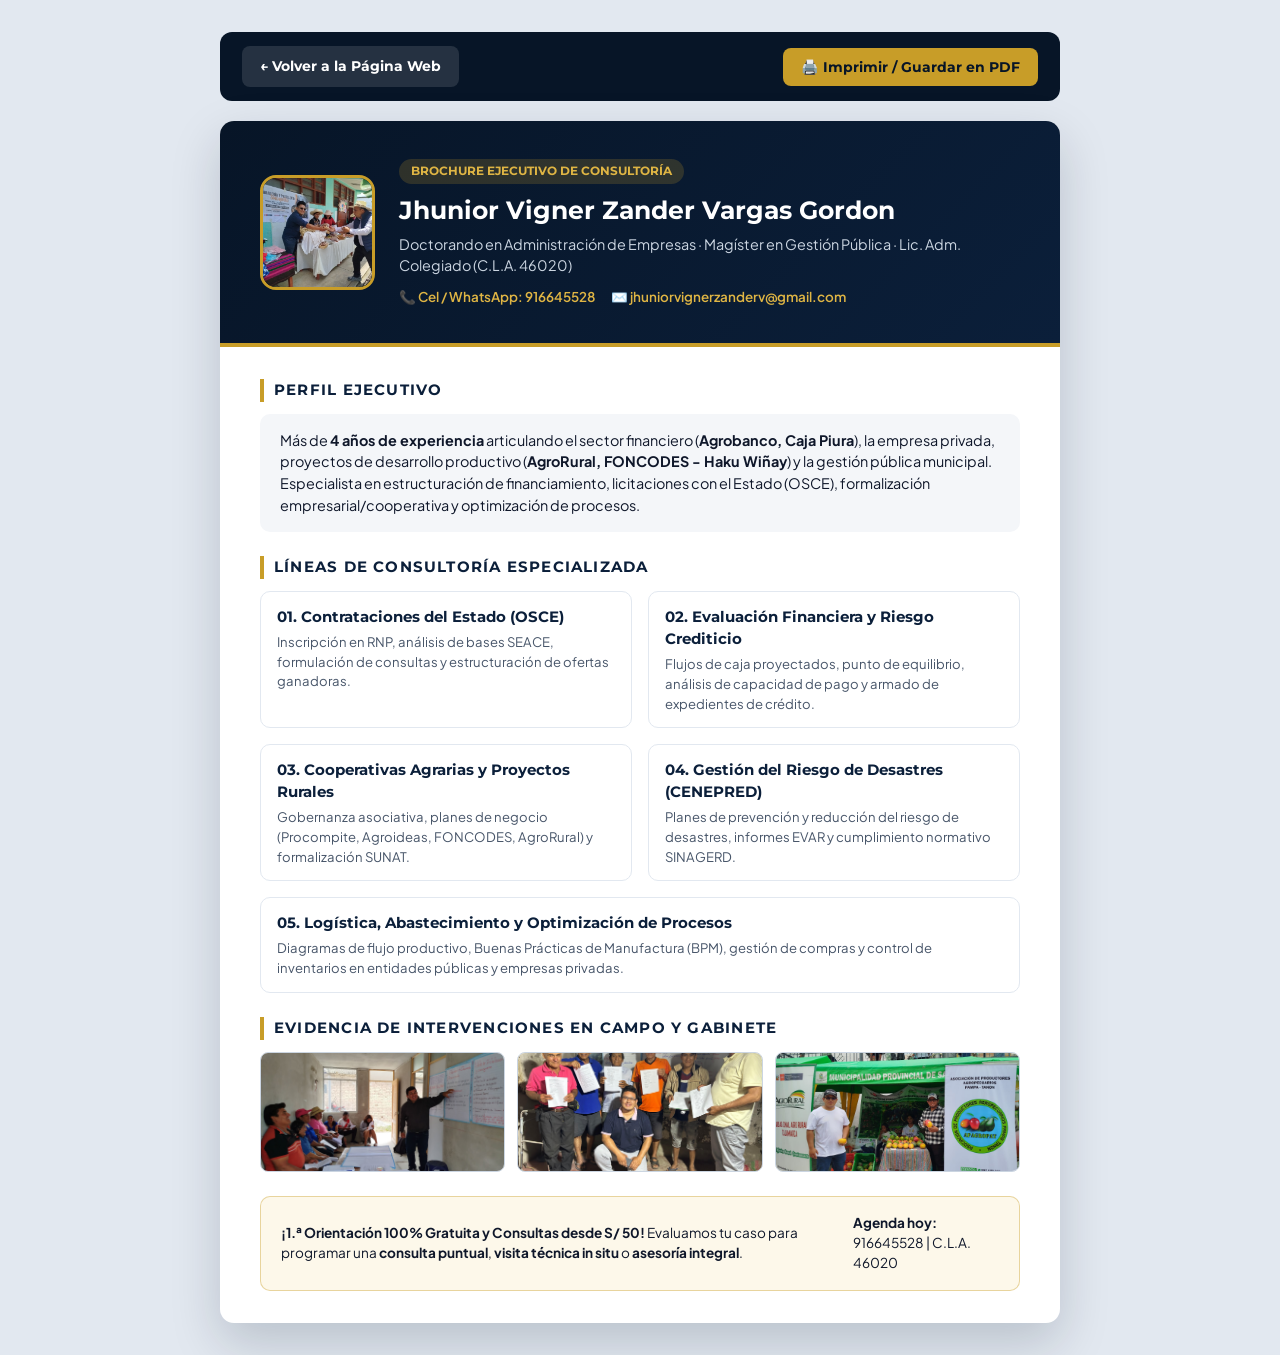
<file: brochure-ejecutivo.html>
<!DOCTYPE html>
<html lang="es">
<head>
    <meta charset="UTF-8">
    <meta name="viewport" content="width=device-width, initial-scale=1.0">
    <title>Brochure Ejecutivo | Jhunior Vargas Gordon - Consultoría Empresarial y Gestión Pública</title>
    <link rel="preconnect" href="https://fonts.googleapis.com">
    <link rel="preconnect" href="https://fonts.gstatic.com" crossorigin>
    <link href="https://fonts.googleapis.com/css2?family=Montserrat:wght@600;700;800&family=Plus+Jakarta+Sans:wght@400;500;600;700&display=swap" rel="stylesheet">
    <style>
        :root {
            --navy: #0B1F3A;
            --navy-dark: #071527;
            --gold: #C89D28;
            --gold-light: #FDF8EA;
            --silver: #F4F6F9;
            --text: #0F172A;
            --muted: #475569;
        }
        * {
            margin: 0;
            padding: 0;
            box-sizing: border-box;
        }
        body {
            font-family: 'Plus Jakarta Sans', sans-serif;
            background: #E2E8F0;
            color: var(--text);
            padding: 32px 16px;
            line-height: 1.5;
        }
        .toolbar {
            max-width: 840px;
            margin: 0 auto 20px;
            display: flex;
            justify-content: space-between;
            align-items: center;
            background: var(--navy-dark);
            color: #fff;
            padding: 14px 22px;
            border-radius: 12px;
        }
        .toolbar a, .toolbar button {
            font-family: 'Montserrat', sans-serif;
            font-weight: 700;
            font-size: 0.88rem;
            padding: 10px 18px;
            border-radius: 8px;
            cursor: pointer;
            text-decoration: none;
            border: none;
        }
        .btn-back {
            background: rgba(255,255,255,0.12);
            color: #fff;
        }
        .btn-print {
            background: var(--gold);
            color: var(--navy-dark);
        }
        .sheet {
            max-width: 840px;
            margin: 0 auto;
            background: #fff;
            border-radius: 14px;
            overflow: hidden;
            box-shadow: 0 20px 50px rgba(7, 21, 39, 0.18);
        }
        .sheet-header {
            background: linear-gradient(135deg, var(--navy-dark) 0%, var(--navy) 100%);
            color: #fff;
            padding: 36px 40px;
            display: grid;
            grid-template-columns: 115px 1fr;
            gap: 24px;
            align-items: center;
            border-bottom: 4px solid var(--gold);
        }
        .avatar-box {
            width: 115px;
            height: 115px;
            border-radius: 16px;
            overflow: hidden;
            border: 3px solid var(--gold);
        }
        .avatar-box img {
            width: 100%;
            height: 100%;
            object-fit: cover;
            object-position: 35% 18%;
        }
        .badge-top {
            display: inline-block;
            background: rgba(200, 157, 40, 0.2);
            color: #DFB544;
            font-family: 'Montserrat', sans-serif;
            font-size: 0.72rem;
            font-weight: 700;
            padding: 4px 12px;
            border-radius: 999px;
            margin-bottom: 8px;
            text-transform: uppercase;
        }
        .sheet-header h1 {
            font-family: 'Montserrat', sans-serif;
            font-size: 1.55rem;
            margin-bottom: 4px;
        }
        .sheet-header p {
            color: #CBD5E1;
            font-size: 0.9rem;
            margin-bottom: 10px;
        }
        .contact-strip {
            display: flex;
            flex-wrap: wrap;
            gap: 16px;
            font-size: 0.84rem;
            color: #DFB544;
            font-weight: 600;
        }
        .sheet-body {
            padding: 32px 40px;
        }
        .section-title {
            font-family: 'Montserrat', sans-serif;
            font-size: 0.95rem;
            text-transform: uppercase;
            letter-spacing: 0.08em;
            color: var(--navy);
            border-left: 4px solid var(--gold);
            padding-left: 10px;
            margin-bottom: 12px;
        }
        .summary-box {
            background: var(--silver);
            padding: 16px 20px;
            border-radius: 10px;
            font-size: 0.9rem;
            color: var(--text);
            margin-bottom: 24px;
        }
        .grid-2 {
            display: grid;
            grid-template-columns: 1fr 1fr;
            gap: 16px;
            margin-bottom: 24px;
        }
        .service-item {
            border: 1px solid #E2E8F0;
            border-radius: 10px;
            padding: 14px 16px;
        }
        .service-item h3 {
            font-family: 'Montserrat', sans-serif;
            font-size: 0.92rem;
            color: var(--navy);
            margin-bottom: 4px;
        }
        .service-item p {
            font-size: 0.82rem;
            color: var(--muted);
        }
        .photos-strip {
            display: grid;
            grid-template-columns: repeat(3, 1fr);
            gap: 12px;
            margin-bottom: 24px;
        }
        .photos-strip img {
            width: 100%;
            height: 120px;
            object-fit: cover;
            border-radius: 8px;
            border: 1px solid #CBD5E1;
        }
        .credentials-footer {
            background: var(--gold-light);
            border: 1px solid rgba(200, 157, 40, 0.4);
            border-radius: 10px;
            padding: 16px 20px;
            display: flex;
            justify-content: space-between;
            align-items: center;
            font-size: 0.85rem;
        }
        @media print {
            body {
                background: #fff;
                padding: 0;
            }
            .toolbar {
                display: none;
            }
            .sheet {
                box-shadow: none;
                border-radius: 0;
            }
        }
        @media (max-width: 640px) {
            .sheet-header, .grid-2, .photos-strip {
                grid-template-columns: 1fr;
            }
            .credentials-footer {
                flex-direction: column;
                gap: 10px;
                text-align: center;
            }
        }
    </style>
</head>
<body>

    <div class="toolbar">
        <a href="index.html" class="btn-back">← Volver a la Página Web</a>
        <button onclick="window.print()" class="btn-print">🖨️ Imprimir / Guardar en PDF</button>
    </div>

    <main class="sheet">
        <header class="sheet-header">
            <div class="avatar-box">
                <img src="IMG_20251016_112207.jpg" alt="Jhunior Vigner Zander Vargas Gordon">
            </div>
            <div>
                <span class="badge-top">Brochure Ejecutivo de Consultoría</span>
                <h1>Jhunior Vigner Zander Vargas Gordon</h1>
                <p>Doctorando en Administración de Empresas · Magíster en Gestión Pública · Lic. Adm. Colegiado (C.L.A. 46020)</p>
                <div class="contact-strip">
                    <span>📞 Cel / WhatsApp: 916645528</span>
                    <span>✉️ jhuniorvignerzanderv@gmail.com</span>
                </div>
            </div>
        </header>

        <div class="sheet-body">
            <h2 class="section-title">Perfil Ejecutivo</h2>
            <div class="summary-box">
                Más de <strong>4 años de experiencia</strong> articulando el sector financiero (<strong>Agrobanco, Caja Piura</strong>), la empresa privada, proyectos de desarrollo productivo (<strong>AgroRural, FONCODES - Haku Wiñay</strong>) y la gestión pública municipal. Especialista en estructuración de financiamiento, licitaciones con el Estado (OSCE), formalización empresarial/cooperativa y optimización de procesos.
            </div>

            <h2 class="section-title">Líneas de Consultoría Especializada</h2>
            <div class="grid-2">
                <div class="service-item">
                    <h3>01. Contrataciones del Estado (OSCE)</h3>
                    <p>Inscripción en RNP, análisis de bases SEACE, formulación de consultas y estructuración de ofertas ganadoras.</p>
                </div>
                <div class="service-item">
                    <h3>02. Evaluación Financiera y Riesgo Crediticio</h3>
                    <p>Flujos de caja proyectados, punto de equilibrio, análisis de capacidad de pago y armado de expedientes de crédito.</p>
                </div>
                <div class="service-item">
                    <h3>03. Cooperativas Agrarias y Proyectos Rurales</h3>
                    <p>Gobernanza asociativa, planes de negocio (Procompite, Agroideas, FONCODES, AgroRural) y formalización SUNAT.</p>
                </div>
                <div class="service-item">
                    <h3>04. Gestión del Riesgo de Desastres (CENEPRED)</h3>
                    <p>Planes de prevención y reducción del riesgo de desastres, informes EVAR y cumplimiento normativo SINAGERD.</p>
                </div>
                <div class="service-item" style="grid-column: span 2;">
                    <h3>05. Logística, Abastecimiento y Optimización de Procesos</h3>
                    <p>Diagramas de flujo productivo, Buenas Prácticas de Manufactura (BPM), gestión de compras y control de inventarios en entidades públicas y empresas privadas.</p>
                </div>
            </div>

            <h2 class="section-title">Evidencia de Intervenciones en Campo y Gabinete</h2>
            <div class="photos-strip">
                <img src="FB_IMG_1771880232293.jpg" alt="Capacitación en Procesos de Selección">
                <img src="IMG-20241130-WA0138.jpg" alt="Taller de Flujo de Caja Mensual">
                <img src="IMG-20250129-WA0011.jpg" alt="Articulación con Municipalidad y AgroRural">
            </div>

            <div class="credentials-footer">
                <div>
                    <strong>¡1.ª Orientación 100% Gratuita y Consultas desde S/ 50!</strong> Evaluamos tu caso para programar una <strong>consulta puntual</strong>, <strong>visita técnica in situ</strong> o <strong>asesoría integral</strong>.
                </div>
                <div>
                    <strong>Agenda hoy:</strong> 916645528 | C.L.A. 46020
                </div>
            </div>
        </div>
    </main>

</body>
</html>
</file>
